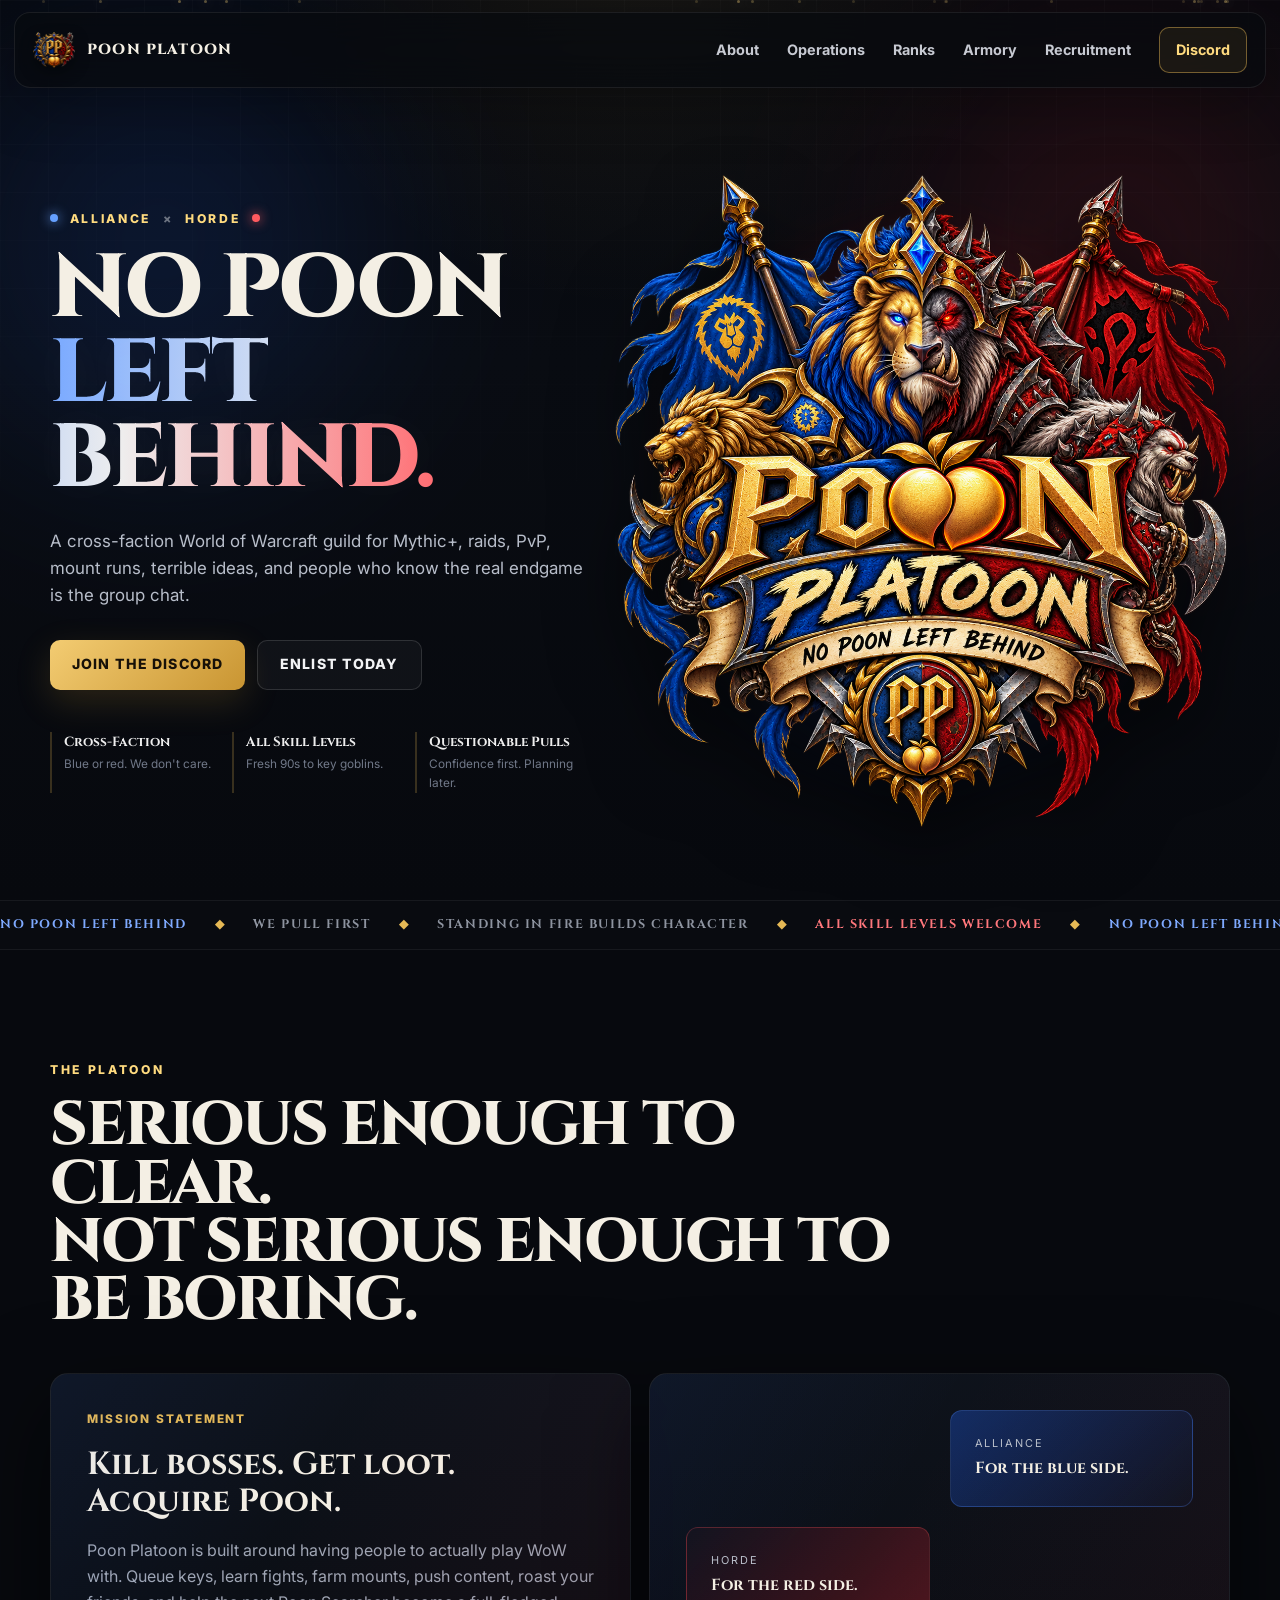
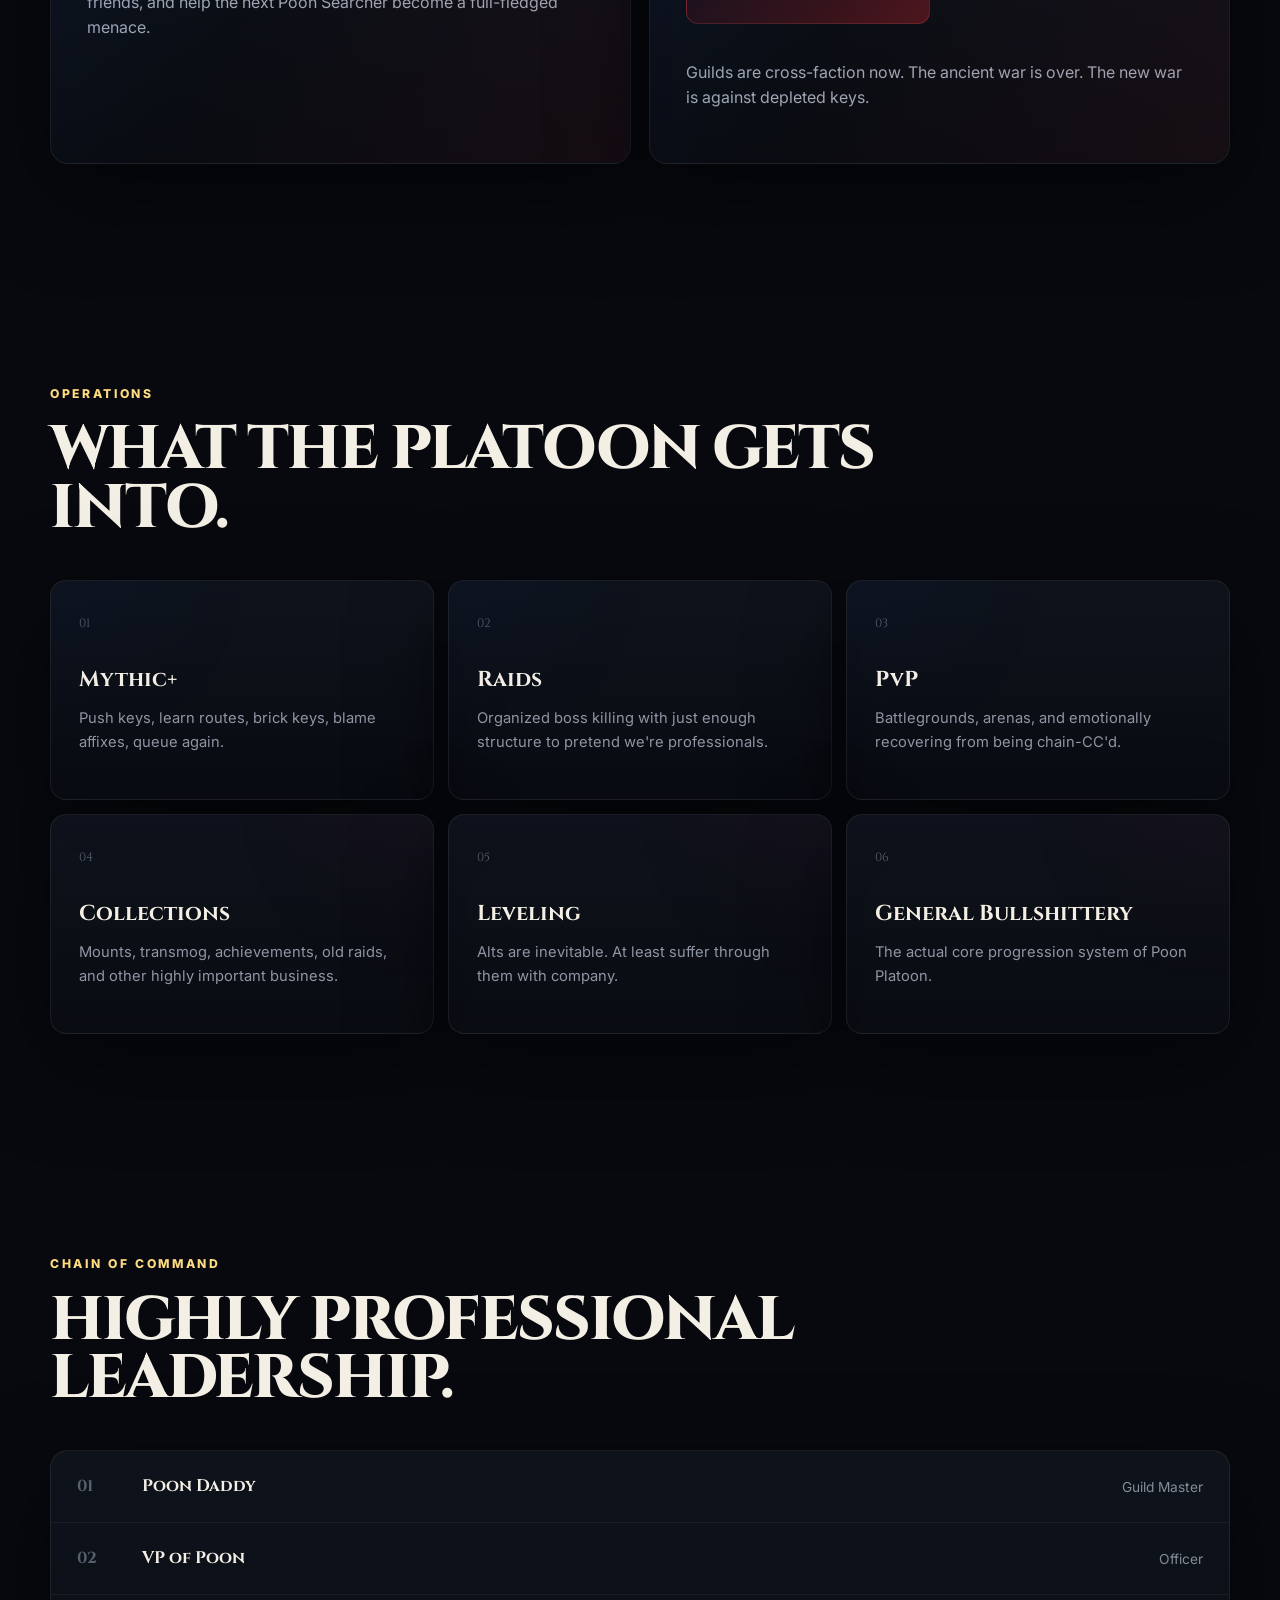
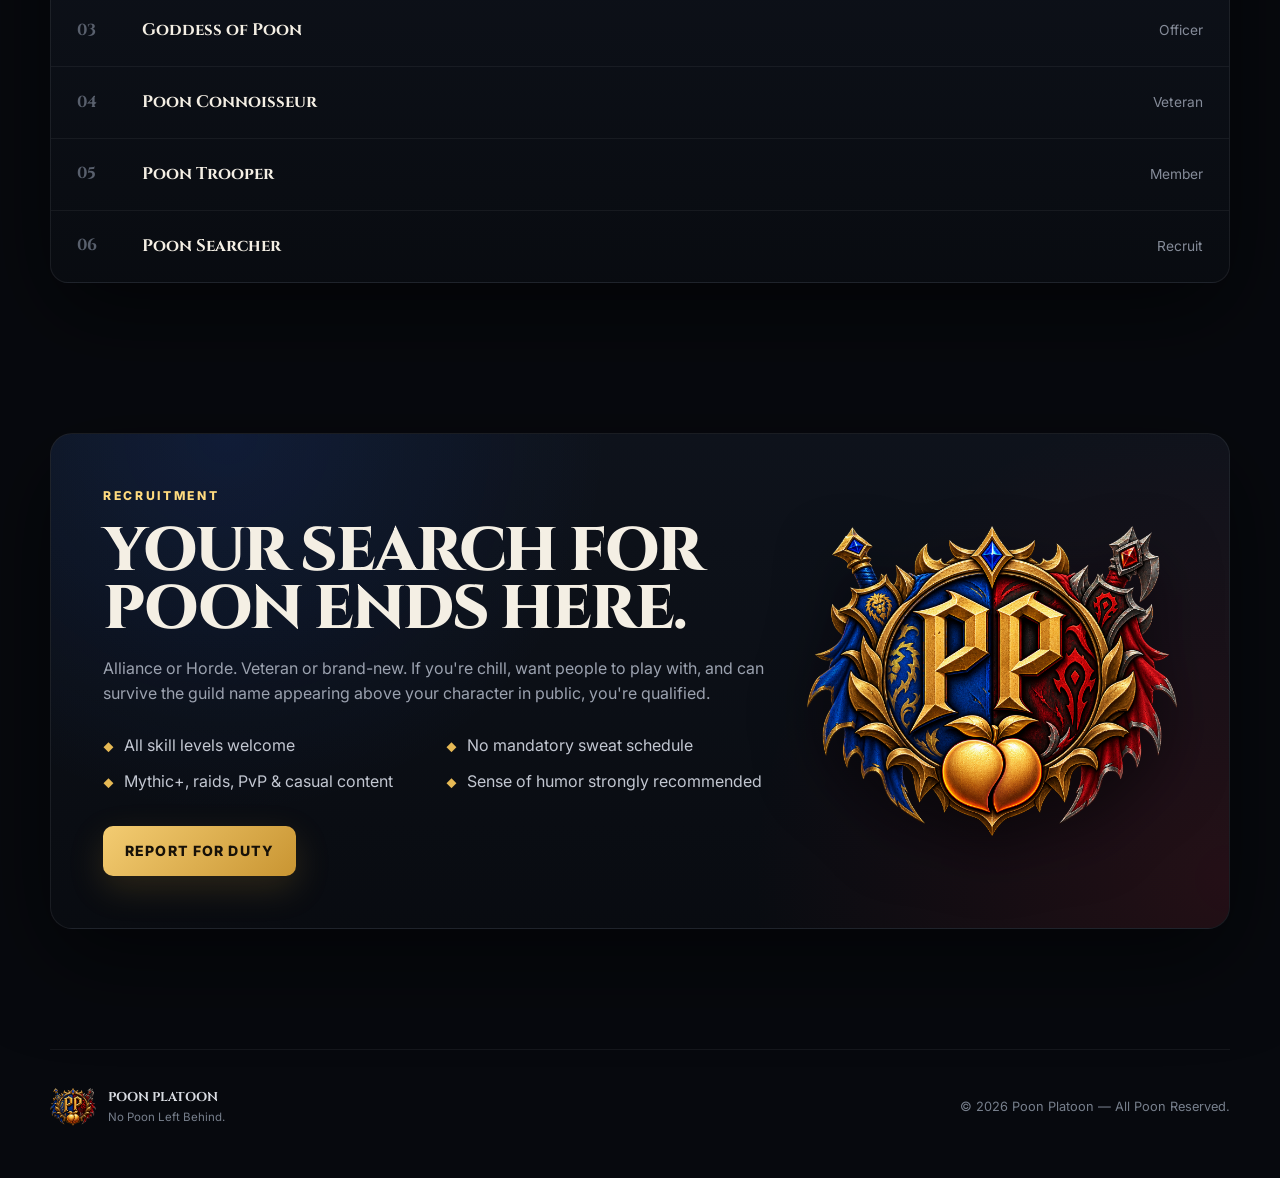
<file: index.html>
<!doctype html>
<html lang="en">
<head>
  <meta charset="utf-8" />
  <meta name="viewport" content="width=device-width, initial-scale=1" />
  <meta name="theme-color" content="#080a10" />
  <title>Poon Platoon | Cross-Faction World of Warcraft Guild</title>
  <meta name="description" content="Poon Platoon is a cross-faction World of Warcraft guild for Mythic+, raids, PvP, collections, leveling, and general bullshittery. No Poon Left Behind." />
  <meta name="keywords" content="Poon Platoon, World of Warcraft guild, WoW guild, cross-faction guild, Mythic Plus guild, WoW raids, WoW PvP, WoW community" />
  <meta name="robots" content="index, follow" />
  <meta name="author" content="Poon Platoon" />
  <link rel="canonical" href="https://poonplatoon.com/" />

  <meta property="og:site_name" content="Poon Platoon" />
  <meta property="og:title" content="Poon Platoon | No Poon Left Behind" />
  <meta property="og:description" content="Cross-faction World of Warcraft guild for Mythic+, raids, PvP, collecting, leveling, and general bullshittery." />
  <meta property="og:type" content="website" />
  <meta property="og:url" content="https://poonplatoon.com/" />
  <meta property="og:image" content="https://poonplatoon.com/assets/poon-platoon-logo.png" />
  <meta property="og:image:alt" content="Poon Platoon Alliance and Horde guild crest" />

  <meta name="twitter:card" content="summary_large_image" />
  <meta name="twitter:title" content="Poon Platoon | No Poon Left Behind" />
  <meta name="twitter:description" content="Cross-faction World of Warcraft guild for Mythic+, raids, PvP, collecting, leveling, and general bullshittery." />
  <meta name="twitter:image" content="https://poonplatoon.com/assets/poon-platoon-logo.png" />

  <link rel="icon" href="assets/pp-medallion.png" />
  <link rel="preconnect" href="https://fonts.googleapis.com">
  <link rel="preconnect" href="https://fonts.gstatic.com" crossorigin>
  <link href="https://fonts.googleapis.com/css2?family=Cinzel:wght@500;600;700;800&family=Inter:wght@400;500;600;700;800&display=swap" rel="stylesheet">
  <link rel="stylesheet" href="styles.css" />
  <script type="application/ld+json">
  {
    "@context": "https://schema.org",
    "@type": "Organization",
    "name": "Poon Platoon",
    "url": "https://poonplatoon.com/",
    "logo": "https://poonplatoon.com/assets/pp-medallion.png",
    "description": "A cross-faction World of Warcraft guild for Mythic+, raids, PvP, collections, leveling, and community.",
    "sameAs": ["https://discord.gg/tNJgsmaM2f"]
  }
  </script>
</head>
<body>
  <div class="page-bg" aria-hidden="true">
    <div class="faction-glow alliance"></div>
    <div class="faction-glow horde"></div>
    <div class="embers" id="embers"></div>
  </div>

  <header class="site-header" id="top">
    <a class="brand" href="#top" aria-label="Poon Platoon home">
      <img src="assets/pp-medallion.png" alt="" />
      <span>POON PLATOON</span>
    </a>
    <button class="nav-toggle" aria-label="Toggle navigation" aria-expanded="false">☰</button>
    <nav class="nav-links" aria-label="Primary navigation">
      <a href="#about">About</a>
      <a href="#activities">Operations</a>
      <a href="#ranks">Ranks</a>
      <a href="/armory">Armory</a>
      <a href="#recruitment">Recruitment</a>
      <a class="nav-cta discord-link" href="#" target="_blank" rel="noopener">Discord</a>
    </nav>
  </header>

  <main>
    <section class="hero section-shell">
      <div class="hero-copy reveal">
        <p class="eyebrow"><span class="blue-dot"></span> ALLIANCE <span class="cross">×</span> HORDE <span class="red-dot"></span></p>
        <h1>NO POON<br><span>LEFT BEHIND.</span></h1>
        <p class="hero-lead">A cross-faction World of Warcraft guild for Mythic+, raids, PvP, mount runs, terrible ideas, and people who know the real endgame is the group chat.</p>
        <div class="hero-actions">
          <a class="btn btn-primary discord-link" href="#" target="_blank" rel="noopener">Join the Discord</a>
          <a class="btn btn-secondary" href="#recruitment">Enlist Today</a>
        </div>
        <div class="quick-stats">
          <div><strong>Cross-Faction</strong><span>Blue or red. We don't care.</span></div>
          <div><strong>All Skill Levels</strong><span>Fresh 90s to key goblins.</span></div>
          <div><strong>Questionable Pulls</strong><span>Confidence first. Planning later.</span></div>
        </div>
      </div>
      <div class="hero-art reveal" aria-label="Poon Platoon guild crest">
        <div class="crest-halo"></div>
        <img src="assets/poon-platoon-logo.png" alt="Poon Platoon cross-faction guild crest" />
      </div>
    </section>

    <section class="ticker" aria-label="Guild motto ticker">
      <div class="ticker-track">
        <span>NO POON LEFT BEHIND</span><i>◆</i><span>WE PULL FIRST</span><i>◆</i><span>STANDING IN FIRE BUILDS CHARACTER</span><i>◆</i><span>ALL SKILL LEVELS WELCOME</span><i>◆</i>
        <span>NO POON LEFT BEHIND</span><i>◆</i><span>WE PULL FIRST</span><i>◆</i><span>STANDING IN FIRE BUILDS CHARACTER</span><i>◆</i><span>ALL SKILL LEVELS WELCOME</span><i>◆</i>
      </div>
    </section>

    <section class="section section-shell" id="about">
      <div class="section-heading reveal">
        <p class="eyebrow">THE PLATOON</p>
        <h2>Serious enough to clear.<br>Not serious enough to be boring.</h2>
      </div>
      <div class="about-grid">
        <article class="panel reveal">
          <p class="panel-kicker">Mission Statement</p>
          <h3>Kill bosses. Get loot. Acquire Poon.</h3>
          <p>Poon Platoon is built around having people to actually play WoW with. Queue keys, learn fights, farm mounts, push content, roast your friends, and help the next Poon Searcher become a full-fledged menace.</p>
        </article>
        <article class="panel faction-panel reveal">
          <div class="split-line"></div>
          <div class="faction-half alliance-half">
            <span>Alliance</span>
            <strong>For the blue side.</strong>
          </div>
          <div class="faction-half horde-half">
            <span>Horde</span>
            <strong>For the red side.</strong>
          </div>
          <p>Guilds are cross-faction now. The ancient war is over. The new war is against depleted keys.</p>
        </article>
      </div>
    </section>

    <section class="section section-shell" id="activities">
      <div class="section-heading reveal">
        <p class="eyebrow">OPERATIONS</p>
        <h2>What the Platoon gets into.</h2>
      </div>
      <div class="card-grid">
        <article class="activity-card reveal"><span>01</span><h3>Mythic+</h3><p>Push keys, learn routes, brick keys, blame affixes, queue again.</p></article>
        <article class="activity-card reveal"><span>02</span><h3>Raids</h3><p>Organized boss killing with just enough structure to pretend we're professionals.</p></article>
        <article class="activity-card reveal"><span>03</span><h3>PvP</h3><p>Battlegrounds, arenas, and emotionally recovering from being chain-CC'd.</p></article>
        <article class="activity-card reveal"><span>04</span><h3>Collections</h3><p>Mounts, transmog, achievements, old raids, and other highly important business.</p></article>
        <article class="activity-card reveal"><span>05</span><h3>Leveling</h3><p>Alts are inevitable. At least suffer through them with company.</p></article>
        <article class="activity-card reveal"><span>06</span><h3>General Bullshittery</h3><p>The actual core progression system of Poon Platoon.</p></article>
      </div>
    </section>

    <section class="section section-shell" id="ranks">
      <div class="section-heading reveal">
        <p class="eyebrow">CHAIN OF COMMAND</p>
        <h2>Highly professional leadership.</h2>
      </div>
      <div class="rank-list reveal">
        <div class="rank-row"><b>01</b><strong>Poon Daddy</strong><span>Guild Master</span></div>
        <div class="rank-row"><b>02</b><strong>VP of Poon</strong><span>Officer</span></div>
        <div class="rank-row"><b>03</b><strong>Goddess of Poon</strong><span>Officer</span></div>
        <div class="rank-row"><b>04</b><strong>Poon Connoisseur</strong><span>Veteran</span></div>
        <div class="rank-row"><b>05</b><strong>Poon Trooper</strong><span>Member</span></div>
        <div class="rank-row"><b>06</b><strong>Poon Searcher</strong><span>Recruit</span></div>
      </div>
    </section>


    <section class="section section-shell recruitment" id="recruitment">
      <div class="recruit-card reveal">
        <div class="recruit-copy">
          <p class="eyebrow">RECRUITMENT</p>
          <h2>Your search for Poon ends here.</h2>
          <p>Alliance or Horde. Veteran or brand-new. If you're chill, want people to play with, and can survive the guild name appearing above your character in public, you're qualified.</p>
          <ul>
            <li>All skill levels welcome</li>
            <li>No mandatory sweat schedule</li>
            <li>Mythic+, raids, PvP & casual content</li>
            <li>Sense of humor strongly recommended</li>
          </ul>
          <a class="btn btn-primary discord-link" href="#" target="_blank" rel="noopener">Report for Duty</a>
        </div>
        <img src="assets/pp-medallion.png" alt="Poon Platoon PP medallion" class="recruit-medallion" />
      </div>
    </section>
  </main>

  <footer class="footer section-shell">
    <div class="footer-brand">
      <img src="assets/pp-medallion.png" alt="" />
      <div><strong>POON PLATOON</strong><span>No Poon Left Behind.</span></div>
    </div>
    <p>© <span id="year"></span> Poon Platoon — All Poon Reserved.</p>
  </footer>

  <script src="script.js"></script>
</body>
</html>
</file>
<file: styles.css>
:root {
  --bg: #07090e;
  --bg2: #0b0e15;
  --panel: rgba(16, 20, 30, .78);
  --panel-2: rgba(10, 12, 18, .9);
  --text: #f4efe4;
  --muted: #a7adbb;
  --gold: #e6b955;
  --gold2: #ffdb7f;
  --blue: #2268ff;
  --blue2: #65a0ff;
  --red: #e22a34;
  --red2: #ff5a5f;
  --border: rgba(230, 185, 85, .22);
  --shadow: 0 30px 90px rgba(0,0,0,.55);
}
*{box-sizing:border-box}
html{scroll-behavior:smooth}
body{margin:0;background:var(--bg);color:var(--text);font-family:Inter,system-ui,sans-serif;line-height:1.6;overflow-x:hidden}
a{color:inherit;text-decoration:none}
img{max-width:100%;display:block}
button{font:inherit}
.page-bg{position:fixed;inset:0;z-index:-2;overflow:hidden;background:radial-gradient(circle at 50% -10%,rgba(230,185,85,.08),transparent 34%),linear-gradient(180deg,#07090e 0%,#090c12 40%,#07090e 100%)}
.page-bg:after{content:"";position:absolute;inset:0;background-image:linear-gradient(rgba(255,255,255,.018) 1px,transparent 1px),linear-gradient(90deg,rgba(255,255,255,.018) 1px,transparent 1px);background-size:48px 48px;mask-image:linear-gradient(to bottom,black,transparent 76%)}
.faction-glow{position:absolute;width:55vw;height:70vh;top:-8vh;filter:blur(90px);opacity:.18}
.faction-glow.alliance{left:-15vw;background:radial-gradient(circle,var(--blue),transparent 66%)}
.faction-glow.horde{right:-15vw;background:radial-gradient(circle,var(--red),transparent 66%)}
.embers span{position:absolute;width:3px;height:3px;border-radius:50%;background:var(--gold2);opacity:.35;animation:floatUp linear infinite;box-shadow:0 0 12px currentColor}
@keyframes floatUp{from{transform:translateY(110vh) translateX(0)}to{transform:translateY(-20vh) translateX(60px)}}
.section-shell{width:min(1180px,calc(100% - 40px));margin-inline:auto}
.site-header{height:76px;width:min(1280px,calc(100% - 28px));position:sticky;top:12px;margin:12px auto 0;z-index:50;display:flex;align-items:center;justify-content:space-between;padding:0 18px;background:rgba(8,10,15,.72);border:1px solid rgba(255,255,255,.08);backdrop-filter:blur(18px);border-radius:16px;box-shadow:0 18px 55px rgba(0,0,0,.25)}
.brand{display:flex;align-items:center;gap:12px;font-family:Cinzel,serif;font-weight:800;letter-spacing:.08em;font-size:.92rem}
.brand img{width:42px;height:42px;object-fit:contain;filter:drop-shadow(0 6px 8px rgba(0,0,0,.45))}
.nav-links{display:flex;gap:28px;align-items:center;font-size:.9rem;font-weight:700;color:#c7cad2}
.nav-links a:hover{color:#fff}
.nav-cta{padding:10px 16px;border-radius:10px;border:1px solid rgba(230,185,85,.45);color:var(--gold2)!important;background:rgba(230,185,85,.08)}
.nav-toggle{display:none;background:none;border:0;color:#fff;font-size:1.5rem}
.hero{min-height:calc(100vh - 88px);display:grid;grid-template-columns:.93fr 1.07fr;align-items:center;gap:30px;padding:70px 0 56px}
.eyebrow{font-size:.76rem;letter-spacing:.22em;font-weight:800;color:var(--gold2);text-transform:uppercase;margin:0 0 18px}
.blue-dot,.red-dot{width:8px;height:8px;border-radius:50%;display:inline-block;margin:0 6px 1px 0;box-shadow:0 0 12px currentColor}
.blue-dot{background:var(--blue2);color:var(--blue2)}.red-dot{background:var(--red2);color:var(--red2);margin-left:6px}.cross{color:#6c7381;padding:0 6px}
.hero h1,.section-heading h2,.recruit-copy h2{font-family:Cinzel,serif;text-transform:uppercase;line-height:.95;margin:0;font-weight:800;letter-spacing:-.035em}
.hero h1{font-size:clamp(3.4rem,7vw,7.1rem)}
.hero h1 span{background:linear-gradient(90deg,#78a9ff 0%,#eee 48%,#ff6e73 100%);-webkit-background-clip:text;background-clip:text;color:transparent;text-shadow:0 0 40px rgba(255,255,255,.05)}
.hero-lead{max-width:650px;color:#b8beca;font-size:1.06rem;margin:26px 0 30px}
.hero-actions{display:flex;gap:12px;flex-wrap:wrap}
.btn{display:inline-flex;justify-content:center;align-items:center;min-height:50px;padding:0 22px;border-radius:10px;font-size:.88rem;font-weight:800;text-transform:uppercase;letter-spacing:.08em;transition:.2s ease}
.btn:hover{transform:translateY(-2px)}
.btn-primary{background:linear-gradient(135deg,#f3cc72,#c99532);color:#171108;box-shadow:0 12px 35px rgba(207,157,51,.18)}
.btn-secondary{border:1px solid rgba(255,255,255,.13);background:rgba(255,255,255,.035);color:#f2f3f5}
.quick-stats{display:grid;grid-template-columns:repeat(3,1fr);gap:12px;margin-top:42px}
.quick-stats div{border-left:2px solid var(--border);padding-left:12px}.quick-stats strong,.quick-stats span{display:block}.quick-stats strong{font-family:Cinzel,serif;font-size:.83rem;color:#eee}.quick-stats span{color:#707888;font-size:.74rem;margin-top:2px}
.hero-art{position:relative;display:flex;justify-content:center;align-items:center;min-height:650px}
.hero-art img{width:min(720px,100%);max-height:720px;object-fit:contain;position:relative;z-index:2;background:transparent;filter:drop-shadow(0 30px 35px rgba(0,0,0,.55));animation:crestFloat 5s ease-in-out infinite}
@keyframes crestFloat{0%,100%{transform:translateY(0)}50%{transform:translateY(-10px)}}
.crest-halo{position:absolute;width:80%;aspect-ratio:1;border-radius:50%;background:conic-gradient(from 180deg,rgba(34,104,255,.32),rgba(230,185,85,.05),rgba(226,42,52,.32),rgba(230,185,85,.05),rgba(34,104,255,.32));filter:blur(40px);opacity:.7}
.ticker{overflow:hidden;border-top:1px solid rgba(255,255,255,.06);border-bottom:1px solid rgba(255,255,255,.06);background:#090b10;padding:14px 0}
.ticker-track{display:flex;white-space:nowrap;width:max-content;gap:28px;align-items:center;animation:ticker 32s linear infinite;font-family:Cinzel,serif;font-size:.78rem;font-weight:700;letter-spacing:.13em;color:#8e94a0}
.ticker-track i{color:var(--gold);font-style:normal}.ticker-track span:nth-of-type(4n+1){color:#7faaff}.ticker-track span:nth-of-type(4n+4){color:#ff777c}
@keyframes ticker{to{transform:translateX(-50%)}}
.section{padding:110px 0}
.section-heading{margin-bottom:42px;max-width:850px}
.section-heading h2,.recruit-copy h2{font-size:clamp(2.25rem,4.8vw,4.7rem)}
.about-grid{display:grid;grid-template-columns:1fr 1fr;gap:18px}
.panel,.activity-card,.rank-list,.recruit-card{background:linear-gradient(180deg,rgba(16,20,30,.88),rgba(10,12,18,.88));border:1px solid rgba(255,255,255,.07);box-shadow:var(--shadow)}
.panel{border-radius:18px;padding:36px;min-height:310px;position:relative;overflow:hidden}
.panel:before{content:"";position:absolute;inset:0;background:linear-gradient(120deg,rgba(34,104,255,.06),transparent 40%,rgba(226,42,52,.06));pointer-events:none}
.panel-kicker{margin:0;color:var(--gold);font-size:.74rem;text-transform:uppercase;letter-spacing:.16em;font-weight:800}.panel h3{font-family:Cinzel,serif;font-size:2rem;line-height:1.15;margin:18px 0}.panel p:last-child{color:#9fa6b4;max-width:600px}
.faction-panel{display:grid;grid-template-columns:1fr 1fr;align-content:start;gap:20px}.faction-panel>p{grid-column:1/-1}.faction-half{padding:24px;border-radius:12px;position:relative;overflow:hidden}.faction-half span,.faction-half strong{display:block}.faction-half span{text-transform:uppercase;letter-spacing:.18em;font-size:.68rem;color:#b9bfca}.faction-half strong{font-family:Cinzel,serif;margin-top:4px}.alliance-half{background:linear-gradient(135deg,rgba(34,104,255,.32),rgba(34,104,255,.03));border:1px solid rgba(89,143,255,.25)}.horde-half{background:linear-gradient(135deg,rgba(226,42,52,.03),rgba(226,42,52,.3));border:1px solid rgba(255,90,95,.23)}
.card-grid{display:grid;grid-template-columns:repeat(3,1fr);gap:14px}.activity-card{padding:28px;border-radius:16px;min-height:220px;transition:.25s ease;position:relative;overflow:hidden}.activity-card:hover{transform:translateY(-5px);border-color:rgba(230,185,85,.24)}.activity-card span{font-family:Cinzel,serif;color:#565e6d;font-size:.76rem}.activity-card h3{font-family:Cinzel,serif;font-size:1.35rem;margin:28px 0 10px}.activity-card p{color:#8f96a3;font-size:.92rem;margin:0}.activity-card:nth-child(-n+3):before{content:"";position:absolute;width:160px;height:160px;border-radius:50%;background:var(--blue);filter:blur(80px);opacity:.06;top:-90px;left:-60px}.activity-card:nth-child(n+4):before{content:"";position:absolute;width:160px;height:160px;border-radius:50%;background:var(--red);filter:blur(80px);opacity:.06;top:-90px;right:-60px}
.rank-list{border-radius:18px;overflow:hidden}.rank-row{display:grid;grid-template-columns:65px 1fr auto;align-items:center;padding:22px 26px;border-bottom:1px solid rgba(255,255,255,.055)}.rank-row:last-child{border-bottom:0}.rank-row b{font-family:Cinzel,serif;color:#59606d}.rank-row strong{font-family:Cinzel,serif;font-size:1.05rem}.rank-row span{color:#858c99;font-size:.86rem}.rank-row:hover{background:linear-gradient(90deg,rgba(34,104,255,.05),rgba(230,185,85,.035),rgba(226,42,52,.05))}
.recruitment{padding-top:40px;padding-bottom:120px}.recruit-card{border-radius:22px;padding:52px;display:grid;grid-template-columns:1fr 370px;align-items:center;gap:40px;overflow:hidden;position:relative}.recruit-card:before{content:"";position:absolute;inset:0;background:radial-gradient(circle at 15% 0%,rgba(34,104,255,.12),transparent 34%),radial-gradient(circle at 100% 90%,rgba(226,42,52,.12),transparent 38%);pointer-events:none}.recruit-copy{position:relative;z-index:2}.recruit-copy p:not(.eyebrow){color:#9ba2af;max-width:700px}.recruit-copy ul{list-style:none;padding:0;margin:26px 0 32px;display:grid;grid-template-columns:1fr 1fr;gap:10px 22px;color:#c2c7d1}.recruit-copy li:before{content:"◆";color:var(--gold);font-size:.65rem;margin-right:10px}.recruit-medallion{width:100%;max-height:340px;object-fit:contain;position:relative;z-index:2;background:transparent;filter:drop-shadow(0 25px 30px rgba(0,0,0,.5))}
.footer{padding:34px 0 48px;border-top:1px solid rgba(255,255,255,.06);display:flex;justify-content:space-between;align-items:center;gap:20px;color:#777f8c;font-size:.8rem}.footer-brand{display:flex;gap:12px;align-items:center}.footer-brand img{width:46px;height:46px;object-fit:contain}.footer-brand strong,.footer-brand span{display:block}.footer-brand strong{font-family:Cinzel,serif;color:#d9dce2}.footer-brand span{font-size:.72rem}
.reveal{opacity:0;transform:translateY(18px);transition:opacity .7s ease,transform .7s ease}.reveal.visible{opacity:1;transform:none}
@media(max-width:980px){.hero{grid-template-columns:1fr;padding-top:70px}.hero-copy{text-align:center}.hero-lead{margin-inline:auto}.hero-actions{justify-content:center}.hero-art{min-height:auto;order:-1}.hero-art img{width:min(640px,88vw)}.quick-stats{text-align:left}.about-grid{grid-template-columns:1fr}.card-grid{grid-template-columns:repeat(2,1fr)}.recruit-card{grid-template-columns:1fr 260px}.nav-links{gap:16px}}
@media(max-width:760px){.site-header{height:66px;top:7px}.brand span{font-size:.75rem}.nav-toggle{display:block}.nav-links{position:absolute;left:0;right:0;top:74px;display:none;flex-direction:column;align-items:stretch;background:rgba(8,10,15,.96);border:1px solid rgba(255,255,255,.08);border-radius:14px;padding:16px}.nav-links.open{display:flex}.nav-links a{padding:8px 6px}.hero{min-height:auto;padding:48px 0}.hero h1{font-size:clamp(3rem,15vw,5rem)}.hero-art img{width:100%}.quick-stats{grid-template-columns:1fr}.section{padding:82px 0}.card-grid{grid-template-columns:1fr}.faction-panel{grid-template-columns:1fr}.rank-row{grid-template-columns:44px 1fr}.rank-row span{grid-column:2;margin-top:3px}.recruit-card{grid-template-columns:1fr;padding:30px}.recruit-medallion{width:min(300px,80%);margin:auto}.recruit-copy ul{grid-template-columns:1fr}.footer{flex-direction:column;text-align:center}.section-shell{width:min(100% - 24px,1180px)}}

/* Custom 404 */
.error-page{min-height:100vh;display:grid;place-items:center;overflow:hidden}
.error-shell{width:min(760px,calc(100% - 32px));text-align:center;padding:70px 24px;position:relative}
.error-medallion{width:150px;height:150px;object-fit:contain;margin:0 auto 24px;filter:drop-shadow(0 18px 28px rgba(0,0,0,.55))}
.error-shell h1{font-family:Cinzel,serif;font-size:clamp(3rem,9vw,6.8rem);line-height:.92;margin:0;font-weight:800;letter-spacing:-.04em}
.error-shell h1 span{background:linear-gradient(90deg,#78a9ff 0%,#eee 48%,#ff6e73 100%);-webkit-background-clip:text;background-clip:text;color:transparent}
.error-shell>p:not(.eyebrow){max-width:650px;margin:26px auto 30px;color:#a7adbb;font-size:1.05rem}
.error-actions{justify-content:center}

/* Live guild roster */
.sr-only{position:absolute!important;width:1px!important;height:1px!important;padding:0!important;margin:-1px!important;overflow:hidden!important;clip:rect(0,0,0,0)!important;white-space:nowrap!important;border:0!important}
.roster-section{padding-top:70px}
.roster-intro{color:#9ba2af;max-width:760px;margin:20px 0 0}
.roster-toolbar{display:flex;align-items:center;justify-content:space-between;gap:18px;margin:0 0 20px;padding:14px 16px;border:1px solid rgba(255,255,255,.07);background:rgba(10,12,18,.72);border-radius:14px;backdrop-filter:blur(12px)}
.roster-status{display:flex;align-items:center;gap:10px;color:#aeb4c0;font-size:.83rem;font-weight:700}
.roster-live-dot{width:9px;height:9px;border-radius:50%;background:#4fd37f;box-shadow:0 0 14px rgba(79,211,127,.8);flex:0 0 auto}
.roster-controls{display:flex;gap:10px;align-items:center}
.roster-search,.roster-filter{height:42px;border-radius:10px;border:1px solid rgba(255,255,255,.09);background:#0b0e15;color:#eceff4;padding:0 13px;font:600 .82rem Inter,system-ui,sans-serif;outline:none}
.roster-search{width:min(260px,38vw)}
.roster-search:focus,.roster-filter:focus{border-color:rgba(230,185,85,.5);box-shadow:0 0 0 3px rgba(230,185,85,.08)}
.roster-filter{cursor:pointer}
.roster-loading,.roster-error{min-height:180px;border-radius:18px;border:1px solid rgba(255,255,255,.07);background:linear-gradient(180deg,rgba(16,20,30,.88),rgba(10,12,18,.88));box-shadow:var(--shadow);display:flex;align-items:center;justify-content:center;gap:18px;padding:28px;color:#9ba2af;text-align:left}
.roster-loading img,.roster-error img{width:72px;height:72px;object-fit:contain;filter:drop-shadow(0 10px 18px rgba(0,0,0,.5));animation:crestFloat 3s ease-in-out infinite}
.roster-loading strong,.roster-loading span,.roster-error strong,.roster-error span{display:block}.roster-loading strong,.roster-error strong{font-family:Cinzel,serif;color:#eef0f4;font-size:1.05rem}.roster-loading span,.roster-error span{font-size:.82rem;margin-top:4px}
.roster-grid{display:grid;grid-template-columns:repeat(3,minmax(0,1fr));gap:14px}
.roster-card{position:relative;min-height:190px;border-radius:16px;padding:24px;overflow:hidden;background:linear-gradient(180deg,rgba(16,20,30,.92),rgba(9,11,17,.94));border:1px solid rgba(255,255,255,.07);box-shadow:0 20px 55px rgba(0,0,0,.25);transition:transform .22s ease,border-color .22s ease,box-shadow .22s ease;opacity:0;transform:translateY(12px);animation:rosterIn .45s ease forwards}
@keyframes rosterIn{to{opacity:1;transform:none}}
.roster-card:hover{transform:translateY(-4px);border-color:color-mix(in srgb,var(--class-color,#e6b955) 42%,transparent);box-shadow:0 26px 70px rgba(0,0,0,.38)}
.roster-card:before{content:"";position:absolute;width:180px;height:180px;border-radius:50%;top:-105px;right:-90px;background:var(--class-color,#e6b955);filter:blur(75px);opacity:.12;pointer-events:none}
.roster-card-top{display:flex;justify-content:space-between;align-items:flex-start;gap:14px;position:relative;z-index:1}
.roster-name-wrap{min-width:0}.roster-name{font-family:Cinzel,serif;font-size:1.2rem;line-height:1.2;margin:0;color:#f5f1e8;white-space:nowrap;overflow:hidden;text-overflow:ellipsis}.roster-character-meta{margin-top:5px;color:#858d9a;font-size:.78rem}.roster-class{color:var(--class-color,#e6b955);font-weight:800}
.roster-rank-badge{flex:0 0 auto;border:1px solid rgba(230,185,85,.28);background:rgba(230,185,85,.08);color:var(--gold2);border-radius:999px;padding:6px 9px;font-size:.65rem;font-weight:800;letter-spacing:.04em;text-align:center}
.roster-card-bottom{position:absolute;left:24px;right:24px;bottom:20px;display:flex;align-items:end;justify-content:space-between;gap:12px;z-index:1}
.roster-level small{display:block;text-transform:uppercase;letter-spacing:.14em;color:#5f6673;font-size:.58rem;font-weight:800}.roster-level strong{font-family:Cinzel,serif;font-size:1.25rem;color:#dfe3ea}
.roster-links{display:flex;gap:7px}.roster-links a{border:1px solid rgba(255,255,255,.09);background:rgba(255,255,255,.035);border-radius:8px;padding:7px 9px;font-size:.68rem;font-weight:800;color:#aeb5c2;transition:.2s ease}.roster-links a:hover{color:#fff;border-color:rgba(230,185,85,.28);background:rgba(230,185,85,.07)}
.roster-empty{grid-column:1/-1;text-align:center;padding:58px 20px;border:1px dashed rgba(255,255,255,.1);border-radius:16px;color:#7f8794}.roster-empty strong{display:block;font-family:Cinzel,serif;color:#dfe3e9;margin-bottom:6px}
.roster-footer{display:flex;justify-content:space-between;align-items:flex-start;gap:24px;margin-top:18px;color:#6f7784;font-size:.72rem}.roster-footer span{max-width:720px}.roster-footer a{flex:0 0 auto;color:var(--gold);font-weight:800}.roster-footer a:hover{color:var(--gold2)}
@media(max-width:980px){.roster-grid{grid-template-columns:repeat(2,minmax(0,1fr))}}
@media(max-width:760px){.roster-toolbar{align-items:stretch;flex-direction:column}.roster-controls{display:grid;grid-template-columns:1fr}.roster-search{width:100%}.roster-grid{grid-template-columns:1fr}.roster-footer{flex-direction:column}.roster-loading,.roster-error{text-align:center;flex-direction:column}.roster-footer a{flex:auto}.roster-card{min-height:180px}}

[hidden]{display:none!important}

/* === POON ARMORY ENRICHED CHARACTER CARDS === */
.armory-card{min-height:285px;padding:22px;display:flex;flex-direction:column}
.armory-card-header{display:grid;grid-template-columns:58px minmax(0,1fr) auto;align-items:start;gap:14px;position:relative;z-index:1}
.armory-portrait{width:58px;height:58px;border-radius:12px;object-fit:cover;border:1px solid color-mix(in srgb,var(--class-color,#e6b955) 55%,transparent);background:#0b0e14;box-shadow:0 8px 22px rgba(0,0,0,.32)}
.armory-portrait-fallback{display:grid;place-items:center;font-family:Cinzel,serif;font-weight:800;color:var(--gold);background:linear-gradient(135deg,rgba(230,185,85,.13),rgba(255,255,255,.03))}
.armory-stats{display:grid;grid-template-columns:repeat(4,minmax(0,1fr));gap:8px;margin-top:28px;position:relative;z-index:1}
.armory-stat{padding:10px 9px;border-radius:10px;background:rgba(255,255,255,.025);border:1px solid rgba(255,255,255,.055);min-width:0}
.armory-stat small{display:block;color:#69717f;font-weight:800;font-size:.58rem;letter-spacing:.11em;white-space:nowrap}
.armory-stat strong{display:block;margin-top:2px;color:#f0eee9;font-family:Cinzel,serif;font-size:.96rem;overflow:hidden;text-overflow:ellipsis;white-space:nowrap}
.armory-card-footer{margin-top:auto;padding-top:18px;display:flex;align-items:center;justify-content:space-between;gap:12px;position:relative;z-index:1}
.armory-card .roster-links{display:flex;gap:8px;margin-left:auto}
.rio-pending{font-size:.68rem;color:#777f8d}
@media(max-width:1100px){.armory-stats{grid-template-columns:repeat(2,1fr)}}
@media(max-width:760px){.armory-card-header{grid-template-columns:52px minmax(0,1fr)}.armory-portrait{width:52px;height:52px}.armory-card-header .roster-rank-badge{grid-column:1/-1;justify-self:start}.armory-card-footer{align-items:flex-start;flex-direction:column}.armory-card .roster-links{margin-left:0;width:100%}.armory-card .roster-links a{flex:1;text-align:center}}

/* === POON ARMORY V2: card fixes + Blizzard-first identity === */
.armory-card{cursor:pointer}
.armory-card-header,.armory-stats,.armory-card-footer{z-index:3}
.character-card-link{position:relative;z-index:4;color:inherit}
.armory-card-overlay-link{position:absolute;inset:0;z-index:2;border-radius:inherit}
.armory-card .roster-links{position:relative;z-index:5}
.armory-card .roster-links a{position:relative;z-index:6}
.armory-card .roster-name{white-space:normal;overflow:visible;text-overflow:clip;font-size:clamp(.95rem,1.25vw,1.18rem);line-height:1.12;overflow-wrap:anywhere}
.armory-card .roster-name-wrap{padding-top:2px}
.armory-stat small{font-size:.49rem;letter-spacing:.075em;line-height:1.15;white-space:normal;min-height:1.15em;overflow-wrap:normal}
.armory-stat strong{font-size:.94rem}
.armory-stats{grid-template-columns:repeat(4,minmax(0,1fr));gap:7px}
@media(max-width:1180px){.armory-stats{grid-template-columns:repeat(2,minmax(0,1fr))}.armory-card{min-height:315px}}
@media(max-width:980px){.armory-card{min-height:295px}}

/* === INDIVIDUAL POON ARMORY === */
.character-armory-page{background:#07090e}
.character-shell{position:relative;z-index:2;width:min(1540px,calc(100% - 28px));margin:0 auto;padding:112px 0 60px;min-height:85vh}
.character-loading-panel,.character-error-panel{min-height:420px;border:1px solid rgba(255,255,255,.08);border-radius:22px;background:linear-gradient(180deg,rgba(15,18,26,.94),rgba(7,9,14,.96));display:flex;align-items:center;justify-content:center;gap:20px;padding:36px;box-shadow:var(--shadow)}
.character-loading-panel img,.character-error-panel img{width:90px;height:90px;object-fit:contain;filter:drop-shadow(0 14px 26px rgba(0,0,0,.55));animation:crestFloat 3s ease-in-out infinite}
.character-loading-panel strong,.character-loading-panel span,.character-error-panel strong,.character-error-panel span{display:block}.character-loading-panel strong,.character-error-panel strong{font-family:Cinzel,serif;color:#f0eee9;font-size:1.15rem}.character-loading-panel span,.character-error-panel span{margin-top:5px;color:#8f97a5;font-size:.84rem}.character-error-panel a{display:inline-block;margin-top:18px;color:var(--gold);font-weight:800;font-size:.8rem}
.character-view{display:grid;grid-template-columns:220px minmax(0,1fr) 292px;gap:14px;align-items:start}
.character-roster-panel,.character-summary-panel{position:sticky;top:100px;border:1px solid rgba(255,255,255,.08);border-radius:18px;background:linear-gradient(180deg,rgba(11,14,21,.96),rgba(7,9,14,.97));box-shadow:0 24px 60px rgba(0,0,0,.32);overflow:hidden}
.character-roster-panel{padding:14px}.back-armory{display:block;color:var(--gold2);font-weight:800;font-size:.72rem;text-transform:uppercase;letter-spacing:.06em;padding:10px 8px 14px;border-bottom:1px solid rgba(255,255,255,.06)}
.character-roster-current{padding:14px 8px 12px}.character-roster-current strong{display:block;font-family:Cinzel,serif;color:#f1eee8;font-size:1rem;overflow-wrap:anywhere}.character-roster-current span{display:block;color:var(--gold);font-size:.7rem;font-weight:800;margin-top:3px}
.character-roster-list{display:flex;flex-direction:column;gap:5px;max-height:650px;overflow:auto;padding-right:3px}
.mini-roster-member{display:grid;grid-template-columns:42px minmax(0,1fr);gap:9px;align-items:center;padding:7px;border-radius:10px;border:1px solid transparent;color:#aeb4c0;transition:.18s ease}.mini-roster-member:hover,.mini-roster-member.active{background:rgba(230,185,85,.06);border-color:rgba(230,185,85,.18)}.mini-roster-member.active{box-shadow:inset 2px 0 0 var(--gold)}
.mini-roster-member img,.mini-avatar-fallback{width:42px;height:42px;border-radius:8px;object-fit:cover;border:1px solid rgba(230,185,85,.25)}.mini-avatar-fallback{display:grid;place-items:center;font-family:Cinzel,serif;color:var(--gold);background:#11151d}
.mini-roster-member strong,.mini-roster-member small{display:block}.mini-roster-member strong{font-family:Cinzel,serif;color:#e6e8ec;font-size:.76rem;line-height:1.1;overflow-wrap:anywhere}.mini-roster-member small{color:#777f8c;font-size:.62rem;margin-top:3px}
.character-stage-wrap{min-width:0}
.character-stage{position:relative;min-height:760px;border-radius:20px;overflow:hidden;border:1px solid rgba(255,255,255,.09);background:#090b10 url('/assets/pp-armory-warroom.jpg') center/cover no-repeat;box-shadow:0 28px 80px rgba(0,0,0,.48);isolation:isolate}
.character-stage:before{content:"";position:absolute;inset:0;background:linear-gradient(180deg,rgba(4,6,10,.23) 0%,rgba(4,6,10,.02) 35%,rgba(4,6,10,.45) 82%,rgba(4,6,10,.92) 100%);z-index:-1}
.character-stage:after{content:"";position:absolute;inset:0;box-shadow:inset 0 0 110px rgba(0,0,0,.62);pointer-events:none;z-index:0}
.stage-gradient{position:absolute;inset:0;z-index:0;pointer-events:none;background:radial-gradient(circle at 50% 53%,rgba(230,185,85,.04),transparent 36%)}
.stage-gradient:before{content:"";position:absolute;left:50%;top:42%;width:min(610px,64%);height:430px;transform:translate(-50%,-50%);background:radial-gradient(ellipse at center,rgba(4,6,10,.97) 0%,rgba(4,6,10,.9) 38%,rgba(4,6,10,.5) 62%,transparent 76%);filter:blur(3px)}
.stage-gradient:after{content:"";position:absolute;left:50%;top:39%;width:min(330px,34%);aspect-ratio:1;transform:translate(-50%,-50%);background:url('/assets/pp-medallion.png') center/contain no-repeat;opacity:.62;filter:drop-shadow(0 14px 35px rgba(0,0,0,.82)) drop-shadow(0 0 20px rgba(230,185,85,.13))}
.character-heading{position:absolute;left:30px;top:26px;z-index:4;max-width:54%}.character-heading .eyebrow{font-size:.6rem;margin-bottom:5px}.character-heading h1{font-family:Cinzel,serif;font-size:clamp(2rem,3.4vw,3.7rem);line-height:.95;margin:0;color:#e83949;text-shadow:0 4px 20px rgba(0,0,0,.75);overflow-wrap:anywhere}.character-rank{color:var(--gold2);font-family:Cinzel,serif;font-weight:700;margin:7px 0 3px;font-size:1.1rem}.character-subtitle{font-size:.88rem;color:#ece8dd;line-height:1.5}.character-subtitle span{color:#e35c66}.character-subtitle small{color:#d7ae52;font-weight:700}
.character-render-wrap{position:absolute;left:25%;right:25%;top:140px;bottom:70px;z-index:2;display:flex;align-items:flex-end;justify-content:center;pointer-events:none}.character-render{max-width:100%;width:auto;height:100%;object-fit:contain;object-position:center bottom;filter:drop-shadow(0 30px 30px rgba(0,0,0,.72))}.character-render-fallback{width:min(360px,80%);height:auto;object-fit:contain;opacity:.55;filter:drop-shadow(0 30px 30px rgba(0,0,0,.65))}
.gear-column{position:absolute;top:190px;bottom:96px;width:27%;z-index:4;display:flex;flex-direction:column;justify-content:center;gap:7px}.gear-column-left{left:20px}.gear-column-right{right:20px}.gear-slot{display:grid;grid-template-columns:42px minmax(0,1fr);align-items:center;gap:8px;min-height:48px;padding:5px 7px;border-radius:9px;background:rgba(5,8,13,.66);border:1px solid rgba(255,255,255,.055);backdrop-filter:blur(4px)}.gear-slot img,.gear-icon-fallback{width:42px;height:42px;border-radius:7px;object-fit:cover;border:1px solid var(--quality,#777);box-shadow:0 0 0 1px rgba(0,0,0,.5)}.gear-icon-fallback{display:grid;place-items:center;font-family:Cinzel,serif;color:var(--gold)}.gear-slot-copy{min-width:0}.gear-slot-copy small,.gear-slot-copy strong,.gear-slot-copy span{display:block}.gear-slot-copy small{font-size:.48rem;color:#78808d;text-transform:uppercase;letter-spacing:.08em}.gear-slot-copy strong{font-size:.62rem;line-height:1.12;color:var(--quality,#ddd);white-space:nowrap;overflow:hidden;text-overflow:ellipsis}.gear-slot-copy span{font-size:.55rem;color:#c5cad3;margin-top:2px}.gear-column-right .gear-slot{grid-template-columns:minmax(0,1fr) 42px;text-align:right}.gear-column-right .gear-slot img,.gear-column-right .gear-icon-fallback{grid-column:2}.gear-column-right .gear-slot-copy{grid-column:1;grid-row:1}
.character-tabs{position:absolute;z-index:5;left:50%;bottom:18px;transform:translateX(-50%);display:flex;background:rgba(6,8,12,.88);border:1px solid rgba(255,255,255,.09);border-radius:12px;overflow:hidden;box-shadow:0 16px 40px rgba(0,0,0,.42)}.character-tab{appearance:none;border:0;background:transparent;color:#858d9a;font:800 .64rem Inter,sans-serif;text-transform:uppercase;letter-spacing:.06em;padding:12px 15px;cursor:pointer;border-right:1px solid rgba(255,255,255,.05)}.character-tab:last-child{border-right:0}.character-tab:hover{color:#fff}.character-tab.active{color:var(--gold2);background:linear-gradient(180deg,rgba(230,185,85,.12),rgba(230,185,85,.035));box-shadow:inset 0 -2px 0 var(--gold)}
.character-tab-content{margin-top:12px;border:1px solid rgba(255,255,255,.07);border-radius:16px;background:rgba(9,12,18,.92);overflow:hidden}.character-pane{display:none;padding:20px}.character-pane.active{display:block}.pane-heading{display:flex;justify-content:space-between;gap:16px;align-items:center;margin-bottom:15px}.pane-heading span{font-family:Cinzel,serif;color:#eae8e1;font-weight:700}.pane-heading small{color:#69717e}.gear-mobile-grid{display:none}.detail-stats-grid,.progress-grid,.achievement-grid{display:grid;grid-template-columns:repeat(4,minmax(0,1fr));gap:9px}.detail-stat,.progress-card,.achievement-card{padding:13px;border:1px solid rgba(255,255,255,.06);border-radius:10px;background:rgba(255,255,255,.025)}.detail-stat small,.progress-card small,.achievement-card small{display:block;font-size:.52rem;color:#707887;font-weight:800;letter-spacing:.08em}.detail-stat strong,.progress-card strong,.achievement-card strong{display:block;font-family:Cinzel,serif;color:#f1eee8;font-size:1.02rem;margin-top:4px}.progress-card span{display:block;color:#767e8b;font-size:.64rem;margin-top:4px}.empty-note{color:#777f8c;font-size:.8rem}
.character-summary-panel{padding:20px}.summary-block>span{display:block;color:#b8b09e;text-transform:uppercase;letter-spacing:.08em;font-size:.6rem;font-weight:800}.summary-block>strong{display:block;font-family:Cinzel,serif;color:#e83949;font-size:2.35rem;line-height:1;margin-top:8px}.summary-block>small{display:block;color:#7f8794;font-size:.65rem;margin-top:4px}.summary-divider{height:1px;background:rgba(255,255,255,.07);margin:18px 0}.summary-raid{margin-top:10px}.summary-raid>div{display:flex;justify-content:space-between;gap:10px;padding:7px 0;border-bottom:1px solid rgba(255,255,255,.045)}.summary-raid>div:last-child{border-bottom:0}.summary-raid strong{font-size:.63rem;color:#aeb5c0;text-transform:capitalize}.summary-raid span{font-size:.62rem;color:#78c879;white-space:nowrap}.summary-info{margin:10px 0 0}.summary-info>div{display:flex;justify-content:space-between;gap:12px;padding:4px 0}.summary-info dt{color:#7d8591;font-size:.66rem}.summary-info dd{margin:0;color:#d7d9df;font-size:.67rem;text-align:right}.character-external-links{display:grid;grid-template-columns:1fr;gap:8px;margin-top:20px}.character-external-links a{display:block;text-align:center;border:1px solid rgba(230,185,85,.28);border-radius:10px;padding:10px;color:#d7b65b;background:rgba(230,185,85,.05);font-size:.68rem;font-weight:800}.character-external-links a:first-child{border-color:rgba(216,54,67,.4);background:rgba(216,54,67,.07);color:#e46570}
@media(max-width:1280px){.character-view{grid-template-columns:190px minmax(0,1fr) 260px}.gear-column{width:29%}.character-heading{max-width:62%}.character-stage{min-height:700px}.detail-stats-grid,.progress-grid,.achievement-grid{grid-template-columns:repeat(3,1fr)}}
@media(max-width:1040px){.character-view{grid-template-columns:minmax(0,1fr) 260px}.character-roster-panel{display:none}.character-stage{min-height:690px}.gear-column{width:31%}.character-render-wrap{left:22%;right:22%}.character-shell{width:min(100% - 20px,1100px)}}
@media(max-width:800px){.character-view{grid-template-columns:1fr}.character-summary-panel{position:relative;top:auto;order:2}.character-stage-wrap{order:1}.character-stage{min-height:650px}.gear-column{display:none}.character-render-wrap{left:9%;right:9%;top:155px;bottom:74px}.character-heading{left:20px;top:20px;max-width:88%}.character-tabs{width:calc(100% - 24px);justify-content:stretch}.character-tab{flex:1;padding:11px 5px;font-size:.55rem}.gear-mobile-grid{display:grid;grid-template-columns:repeat(2,minmax(0,1fr));gap:7px}.gear-mobile-grid .gear-slot{grid-template-columns:42px minmax(0,1fr);text-align:left}.gear-mobile-grid .gear-slot img,.gear-mobile-grid .gear-icon-fallback{grid-column:1}.gear-mobile-grid .gear-slot-copy{grid-column:2;grid-row:1}.detail-stats-grid,.progress-grid,.achievement-grid{grid-template-columns:repeat(2,1fr)}}
@media(max-width:520px){.character-shell{padding-top:88px}.character-stage{min-height:580px}.character-heading h1{font-size:2rem}.character-rank{font-size:.9rem}.character-subtitle{font-size:.72rem}.character-render-wrap{top:150px;left:2%;right:2%;bottom:66px}.gear-mobile-grid{grid-template-columns:1fr}.detail-stats-grid,.progress-grid,.achievement-grid{grid-template-columns:1fr 1fr}.pane-heading{align-items:flex-start;flex-direction:column;gap:3px}.character-loading-panel,.character-error-panel{flex-direction:column;text-align:center;min-height:330px}.character-tab{letter-spacing:0}.character-summary-panel{padding:16px}}

/* === POON ARMORY V3 polish === */
.armory-card{cursor:pointer}
.armory-card-overlay-link{display:none}
.character-render-wrap{left:16%;right:16%;top:112px;bottom:40px;overflow:visible}
.character-render{height:118%;max-width:118%;transform:translateY(3%);object-fit:contain;object-position:center bottom}
.character-stage{background-position:center center}
.gear-slot{position:relative;overflow:visible;cursor:help}
.item-tooltip{display:none!important}
.floating-item-tooltip{position:fixed;z-index:9999;width:min(310px,calc(100vw - 24px));max-height:calc(100vh - 24px);overflow:auto;padding:13px 14px;border:1px solid rgba(125,125,125,.5);border-radius:8px;background:rgba(5,7,10,.985);box-shadow:0 20px 70px rgba(0,0,0,.78);color:#e7e7e7;text-align:left;font:500 .72rem/1.42 Inter,sans-serif;pointer-events:none;opacity:0;visibility:hidden;transform:translateY(4px);transition:opacity .08s ease,transform .08s ease}
.floating-item-tooltip.visible{opacity:1;visibility:visible;transform:translateY(0)}
.floating-item-tooltip>strong{display:block;font-size:.9rem;margin-bottom:5px}.tt-muted{color:#a7a7a7}.tt-ilvl{color:#ffd100;font-weight:700}.tt-flex{display:flex;justify-content:space-between;gap:10px}.tt-stat{color:#fff}.tt-enchant,.tt-socket{color:#1eff00}.tt-transmog{color:#ff80ff}.tt-spell{color:#ffd100;margin-top:5px}
.raid-expansion{margin-bottom:22px}.raid-expansion h3{font-family:Cinzel,serif;color:#e9e5dc;font-size:1rem;margin:0 0 10px}.raid-instance{padding:14px;border:1px solid rgba(255,255,255,.07);border-radius:12px;background:rgba(255,255,255,.022);margin-bottom:10px}.raid-instance-title{font-weight:800;color:#d8b85d;margin-bottom:10px}.raid-mode-grid{display:grid;grid-template-columns:repeat(4,minmax(0,1fr));gap:8px}.raid-mode{padding:10px;border:1px solid rgba(255,255,255,.055);border-radius:9px;background:rgba(0,0,0,.18)}.raid-mode small,.raid-mode strong,.raid-mode span{display:block}.raid-mode small{font-size:.55rem;color:#7d8592;text-transform:uppercase;font-weight:800}.raid-mode strong{font-family:Cinzel,serif;font-size:1.05rem;color:#f0ede7;margin-top:4px}.raid-mode span{font-size:.58rem;color:#727a86;margin-top:2px}
.collection-toolbar{display:flex;gap:8px;align-items:center;margin-bottom:14px}.collection-subtab{appearance:none;border:1px solid rgba(255,255,255,.08);background:rgba(255,255,255,.025);color:#8b93a0;padding:9px 12px;border-radius:9px;font-weight:800;cursor:pointer}.collection-subtab.active{color:#efc85d;border-color:rgba(230,185,85,.35);background:rgba(230,185,85,.08)}.collection-subtab span{opacity:.7;margin-left:4px}.collection-toolbar input{margin-left:auto;min-width:230px;border:1px solid rgba(255,255,255,.08);border-radius:9px;background:#0a0d13;color:#e8e8e8;padding:10px 12px}.collection-panel{display:none}.collection-panel.active{display:block}.collection-grid{display:grid;grid-template-columns:repeat(3,minmax(0,1fr));gap:8px;max-height:560px;overflow:auto;padding-right:4px}.collection-card{display:flex;gap:10px;align-items:center;padding:10px;border:1px solid rgba(255,255,255,.06);border-radius:10px;background:rgba(255,255,255,.02)}.collection-icon{width:52px;height:52px;display:grid;place-items:center;flex:0 0 52px;border-radius:10px;background:rgba(230,185,85,.07);font-size:1.15rem;overflow:hidden;border:1px solid rgba(255,255,255,.06)}.collection-icon img{width:100%;height:100%;object-fit:cover;display:block}.collection-icon-fallback{font-family:Cinzel,serif;color:var(--gold);font-size:.7rem;font-weight:800}.collection-card strong,.collection-card span{display:block}.collection-card strong{font-size:.72rem;color:#e8e7e3}.collection-card span{font-size:.58rem;color:#747d8b;margin-top:2px}
.character-tabs{max-width:calc(100% - 30px);overflow-x:auto}
.character-tab{white-space:nowrap}
@media(max-width:1280px){.character-render-wrap{left:12%;right:12%;top:120px}.character-render{height:114%;max-width:114%}}
@media(max-width:800px){.character-render-wrap{left:0;right:0;top:145px;bottom:56px}.character-render{height:108%;max-width:108%}.floating-item-tooltip{width:min(340px,calc(100vw - 20px))}.raid-mode-grid{grid-template-columns:repeat(2,minmax(0,1fr))}.collection-grid{grid-template-columns:repeat(2,minmax(0,1fr))}.collection-toolbar{flex-wrap:wrap}.collection-toolbar input{margin-left:0;width:100%;min-width:0}}
@media(max-width:520px){.collection-grid{grid-template-columns:1fr}.raid-mode-grid{grid-template-columns:1fr 1fr}.character-tab{font-size:.5rem;padding:10px 8px}}
</file>
